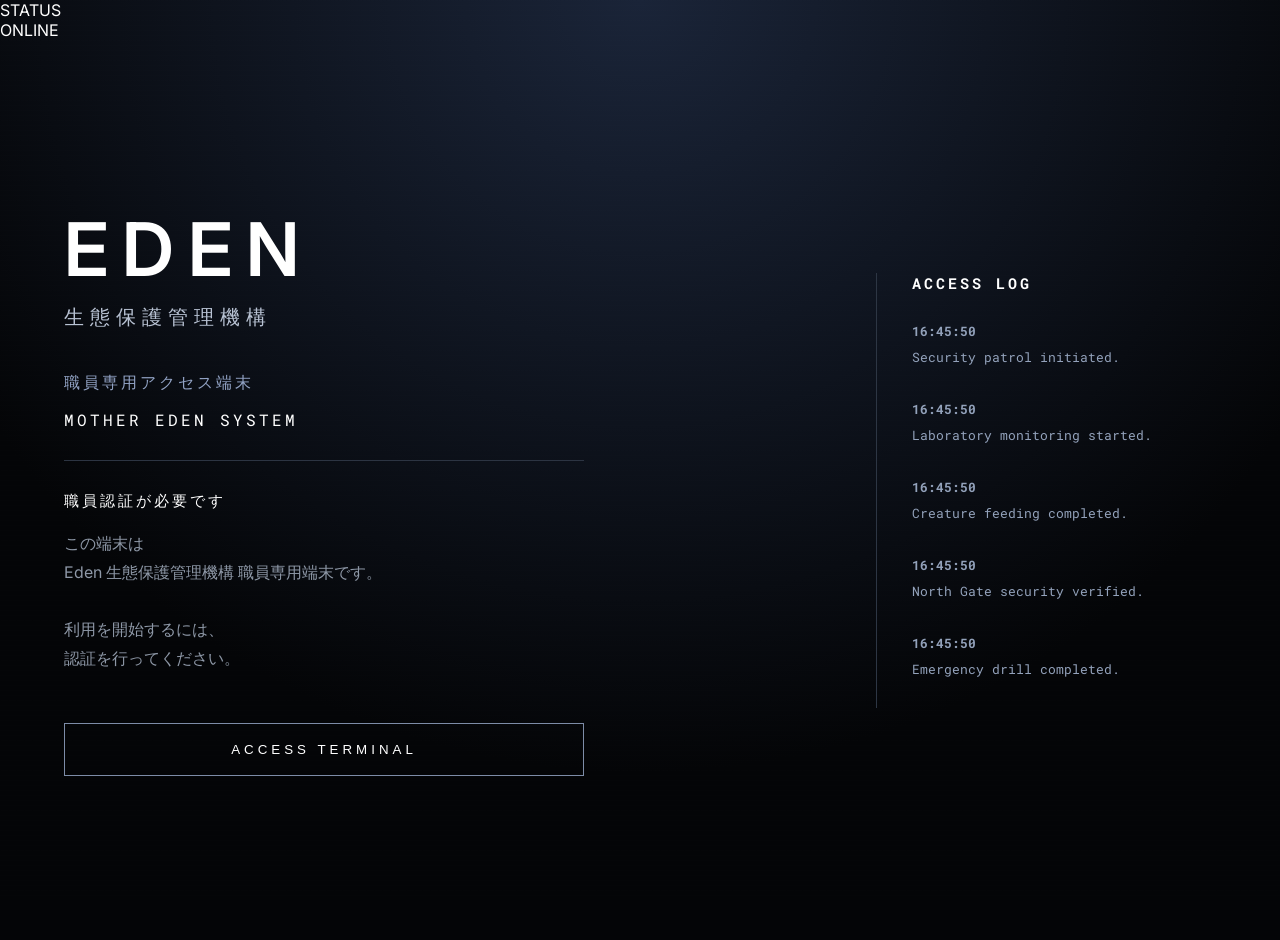
<file: index.html>
<!DOCTYPE html>
<html lang="ja">

<head>

<meta charset="UTF-8">
<meta name="viewport" content="width=device-width, initial-scale=1.0">

<title>Eden Bio Conservation</title>

<link rel="preconnect" href="https://fonts.googleapis.com">
<link rel="preconnect" href="https://fonts.gstatic.com" crossorigin>

<link href="https://fonts.googleapis.com/css2?family=Inter:wght@300;400;600&family=Roboto+Mono:wght@400;500&display=swap" rel="stylesheet">

<link rel="stylesheet" href="style.css">

</head>

<body>
<div class="systemStatus">

<div class="statusTitle">STATUS</div>

<div class="statusValue">ONLINE</div>

</div>
  
<div class="background"></div>

<div class="container">

<div class="main">

<div class="logo">

EDEN

</div>

<div class="subtitle">

生態保護管理機構

</div>

<div class="terminal">

職員専用アクセス端末

</div>
  

<div class="mother">

MOTHER EDEN SYSTEM

</div>

<div class="divider"></div>

<div class="warning">

職員認証が必要です

</div>

<p class="description">

この端末は<br>
Eden 生態保護管理機構 職員専用端末です。<br><br>

利用を開始するには、<br>
認証を行ってください。

</p>
  
<button id="accessButton">

ACCESS TERMINAL

</button>

<div id="loginArea" class="hidden">

<label>Employee ID</label>

<input
    type="text"
    value="EDN-02418"
    readonly>

<label>Password</label>

<input
    type="password"
    value="MOTHEREDENSYSTEM"
    readonly>

<button onclick="location.href='loading.html'">

LOGIN

</button>

</div>

</div>

<div class="logPanel">

<h3>ACCESS LOG</h3>

<div id="log"></div>

</div>

</div>

<script src="script.js"></script>

</body>

</html>
</file>
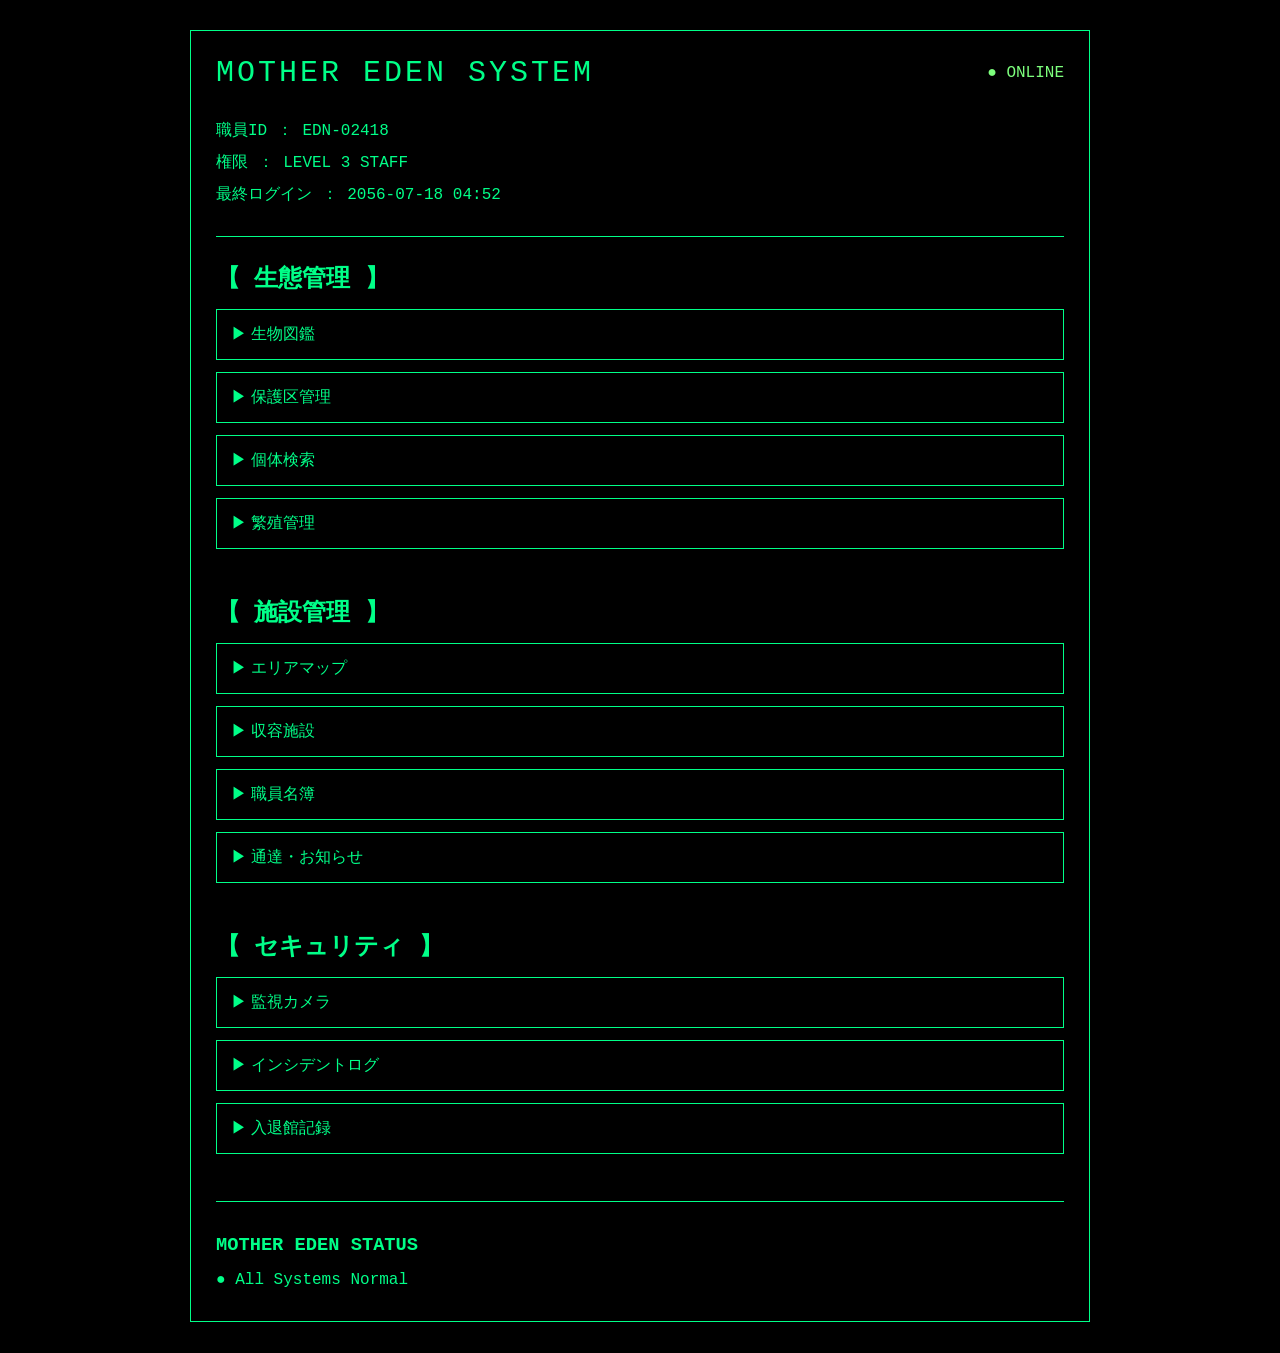
<file: Home.html>
<!DOCTYPE html>
<html lang="ja">

<head>
<meta charset="UTF-8">
<meta name="viewport" content="width=device-width, initial-scale=1.0">

<title>MOTHER EDEN SYSTEM</title>

<link rel="stylesheet" href="home.css">

</head>

<body>

<div class="terminal">

    <div class="header">

        <div class="title">
            MOTHER EDEN SYSTEM
        </div>

        <div class="status">
            ● ONLINE
        </div>

    </div>

    <div class="userInfo">

        <p>職員ID ： EDN-02418</p>
        <p>権限 ： LEVEL 3 STAFF</p>
        <p>最終ログイン ： 2056-07-18 04:52</p>

    </div>

    <hr>

    <section>

        <h2>【 生態管理 】</h2>

        <button>▶ 生物図鑑</button>
        <button>▶ 保護区管理</button>
        <button>▶ 個体検索</button>
        <button>▶ 繁殖管理</button>

    </section>

    <section>

        <h2>【 施設管理 】</h2>

        <button>▶ エリアマップ</button>
        <button>▶ 収容施設</button>
        <button>▶ 職員名簿</button>
        <button>▶ 通達・お知らせ</button>

    </section>

    <section>

        <h2>【 セキュリティ 】</h2>

        <button>▶ 監視カメラ</button>
        <button>▶ インシデントログ</button>
        <button>▶ 入退館記録</button>

    </section>

    <hr>

    <div class="systemStatus">

        <h3>MOTHER EDEN STATUS</h3>

        <p>● All Systems Normal</p>

    </div>

</div>

</body>

</html>
</file>
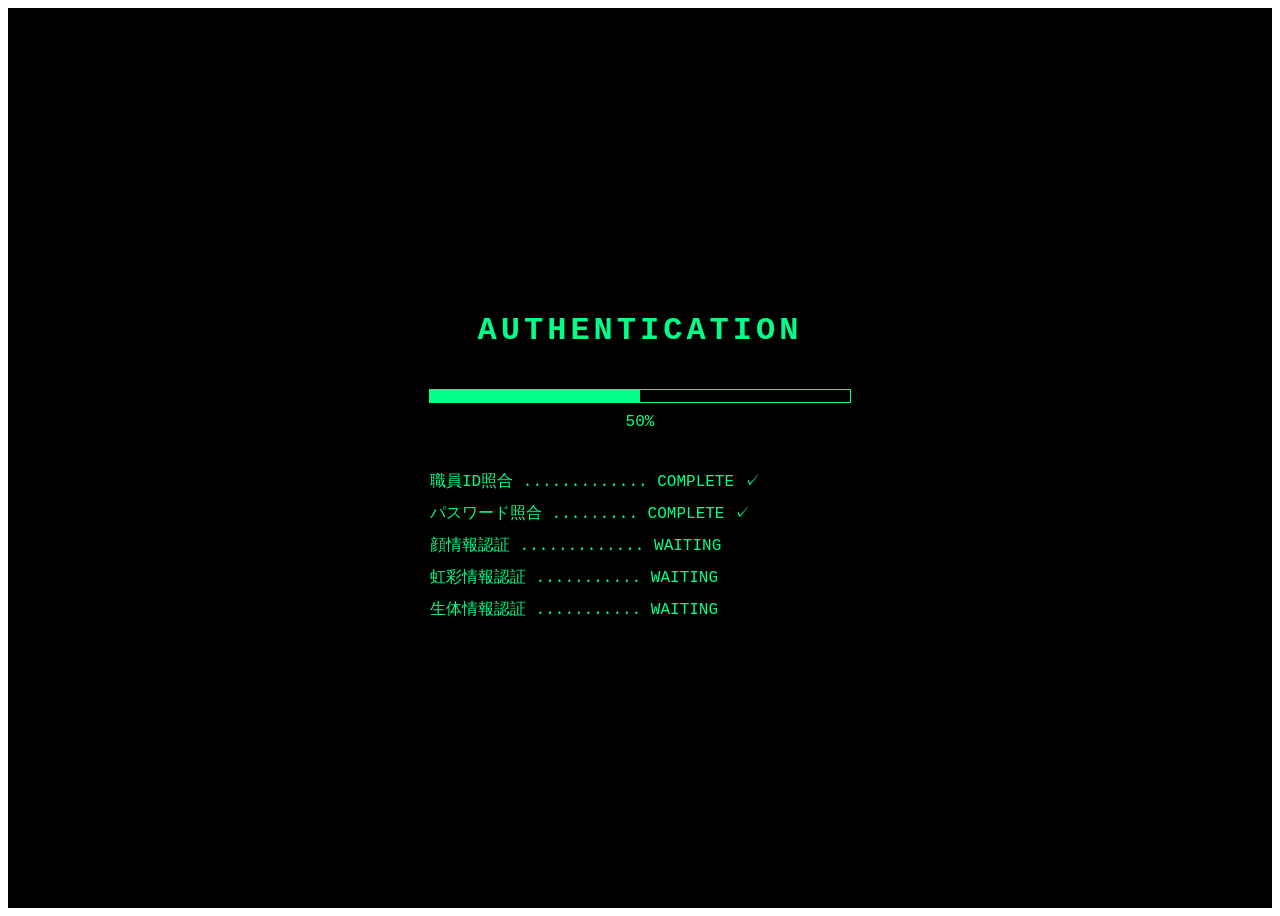
<file: loading.html>
<!DOCTYPE html>
<html lang="ja">
<head>
    <meta charset="UTF-8">
    <meta name="viewport" content="width=device-width, initial-scale=1.0">
    <title>Authentication</title>

    <link rel="stylesheet" href="loading.css">
</head>

<body>

<div class="loading-screen">

    <h1>AUTHENTICATION</h1>

    <div class="progress-bar">
        <div class="progress" id="progress"></div>
    </div>

    <div class="percent" id="percent">0%</div>

    <div class="log" id="log">
        <div>職員ID照合 ............. WAITING</div>
        <div>パスワード照合 ......... WAITING</div>
        <div>顔情報認証 ............. WAITING</div>
        <div>虹彩情報認証 ........... WAITING</div>
        <div>生体情報認証 ........... WAITING</div>
    </div>

</div>

<script src="loading.js"></script>

</body>
</html>
</file>
<file: style.css>
*{
    margin:0;
    padding:0;
    box-sizing:border-box;
}

body{

    background:#040507;
    color:#ffffff;
    font-family:'Inter',sans-serif;

    min-height:100vh;

    overflow-x:hidden;
    overflow-y:auto;

}

.background{

    position:fixed;

    inset:0;

    background:
    radial-gradient(circle at top,#1a2438 0%,#040507 70%);

    z-index:-2;

}

.background::after{

    content:"";

    position:absolute;

    inset:0;

    background:
    repeating-linear-gradient(
        180deg,
        rgba(255,255,255,.015) 0px,
        rgba(255,255,255,.015) 1px,
        transparent 2px,
        transparent 5px
    );

    opacity:.25;

}

.container{

    width:90%;
    max-width:1200px;

    margin:auto;

    min-height:100vh;

    display:flex;

    align-items:center;

    justify-content:space-between;

    gap:80px;

}

.main{

    flex:1;

    max-width:520px;

}

.logo{

    font-size:74px;

    letter-spacing:14px;

    font-weight:600;

    margin-bottom:10px;

}

.subtitle{

    color:#b8c2d3;

    font-size:20px;

    letter-spacing:6px;

    margin-bottom:40px;

}

.terminal{

    font-family:'Roboto Mono',monospace;

    color:#92a3c5;

    letter-spacing:3px;

    margin-bottom:15px;

}

.mother{

    font-family:'Roboto Mono',monospace;

    color:white;

    letter-spacing:3px;

    margin-bottom:30px;

}

.divider{

    width:100%;

    height:1px;

    background:#2c3442;

    margin:30px 0;

}

.warning{

    font-size:15px;

    letter-spacing:3px;

    color:#ffffff;

}

.description{

    color:#8e98a7;

    line-height:1.8;

    margin-top:18px;

    margin-bottom:35px;

}

button{

    width:100%;

    padding:18px;

    background:transparent;

    border:1px solid #7d8ca7;

    color:white;

    letter-spacing:4px;

    cursor:pointer;

    transition:.35s;

    margin-top:15px;

}

button:hover{

    background:white;

    color:black;

}

.hidden{

    display:none;

}

label{

    display:block;

    margin-top:25px;

    margin-bottom:8px;

    color:#a9b6cb;

}

input{

    width:100%;

    padding:16px;

    background:#11151d;

    border:1px solid #2f3949;

    color:white;

    font-size:16px;

}

.logPanel{

    width:340px;

    border-left:1px solid #2d3644;

    padding-left:35px;

}

.logPanel h3{

    font-family:'Roboto Mono',monospace;

    font-size:15px;

    letter-spacing:3px;

    margin-bottom:25px;

}

#log{

    font-family:'Roboto Mono',monospace;

    color:#93a2bb;

    font-size:13px;

    line-height:2;

}

@media(max-width:900px){
    

.container{

    flex-direction:column;

    justify-content:flex-start;

    padding:60px 0;

    min-height:auto;

}

.main{

    max-width:100%;

}

.logo{

    font-size:58px;

}

.subtitle{

    font-size:18px;

}

.logPanel{

    width:100%;

    border-left:none;

    border-top:1px solid #2d3644;

    padding-left:0;

    padding-top:30px;

}
.systemStatus{

    position:fixed;

    top:20px;

    right:20px;

    text-align:right;

    z-index:1000;

}

.statusTitle{

    font-family:'Roboto Mono',monospace;

    font-size:11px;

    letter-spacing:3px;

    color:#7a8599;

}

.statusValue{

    margin-top:4px;

    font-family:'Roboto Mono',monospace;

    font-size:15px;

    letter-spacing:4px;

    color:#9EE8C5;

}

}
</file>
<file: home.css>
*{
    margin:0;
    padding:0;
    box-sizing:border-box;
}

body{

    background:#000;

    color:#00ff88;

    font-family:Consolas,monospace;

    padding:30px;

}

.terminal{

    max-width:900px;

    margin:auto;

    border:1px solid #00ff88;

    padding:25px;

}

.header{

    display:flex;

    justify-content:space-between;

    align-items:center;

    margin-bottom:25px;

}

.title{

    font-size:30px;

    letter-spacing:3px;

}

.status{

    color:#7dff7d;

}

.userInfo{

    line-height:2;

    margin-bottom:20px;

}

hr{

    border:none;

    border-top:1px solid #00ff88;

    margin:25px 0;

}

section{

    margin-bottom:35px;

}

section h2{

    margin-bottom:15px;

}

button{

    width:100%;

    background:none;

    color:#00ff88;

    border:1px solid #00ff88;

    padding:14px;

    margin-bottom:12px;

    text-align:left;

    font-size:16px;

    cursor:pointer;

    transition:.3s;

}

button:hover{

    background:#00ff88;

    color:#000;

}

.systemStatus{

    line-height:2;

}
</file>
<file: loading.css>
.loading-screen{
    background:#000;
    color:#00ff88;
    width:100%;
    height:100vh;

    display:flex;
    flex-direction:column;
    justify-content:center;
    align-items:center;

    font-family:"Consolas",monospace;
}

.loading-screen h1{
    margin-bottom:40px;
    letter-spacing:4px;
}

.progress-bar{

    width:420px;
    max-width:90%;

    height:12px;

    border:1px solid #00ff88;

    margin-bottom:10px;

}

.progress{

    width:0%;

    height:100%;

    background:#00ff88;

    transition:0.4s;

}

.percent{

    margin-bottom:35px;

}

.log{

    width:420px;
    max-width:90%;

    line-height:2;

}
</file>
